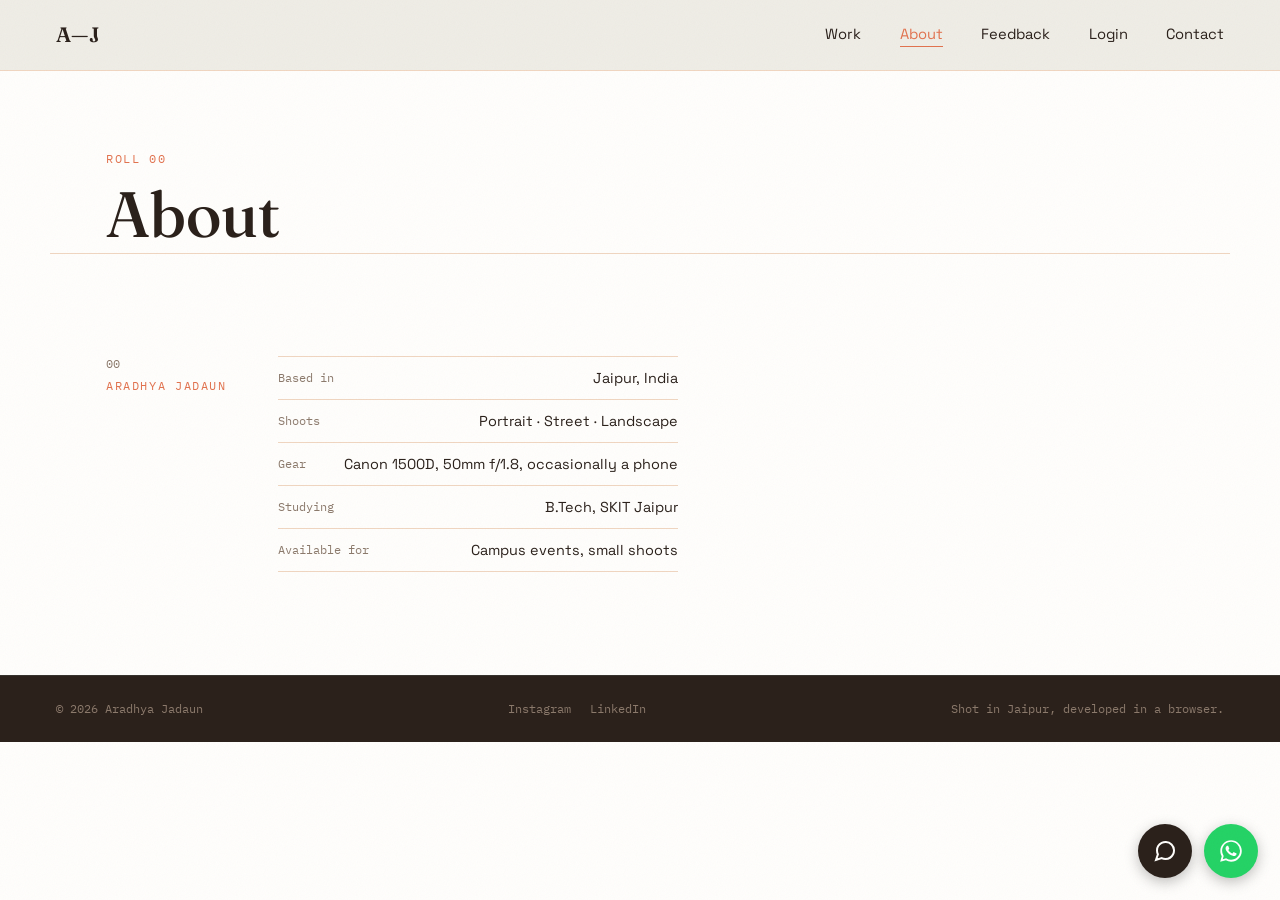
<file: about.html>
<!DOCTYPE html>
<html lang="en">
<head>
<meta charset="UTF-8">
<meta name="viewport" content="width=device-width, initial-scale=1.0">
<title>About — ARADHYA</title>
<meta name="description" content="About Aradhya Jadaun, a Jaipur-based photographer shooting portraits, street, and landscape work.">
<meta property="og:title" content="About — Aradhya Jadaun">
<meta property="og:description" content="About Aradhya Jadaun, a Jaipur-based photographer shooting portraits, street, and landscape work.">
<meta property="og:type" content="website">
<meta name="twitter:card" content="summary">
<link rel="preconnect" href="https://fonts.googleapis.com">
<link href="https://fonts.googleapis.com/css2?family=Fraunces:ital,opsz,wght@0,9..144,300;0,9..144,500;0,9..144,600;1,9..144,400&family=Space+Grotesk:wght@400;500;700&family=IBM+Plex+Mono:wght@400;500&display=swap" rel="stylesheet">
<link rel="stylesheet" href="style.css">
</head>
<body>

<div class="scroll-progress" id="scrollProgress"></div>
<div class="grain"></div>

<header class="nav" id="nav">
  <a href="index.html" class="nav__mark">A—J</a>
  <nav class="nav__links">
    <a href="work.html">Work</a>
    <a href="about.html" class="active-link">About</a>
    <a href="feedback.html">Feedback</a>
    <a href="login.html">Login</a>
    <a href="contact.html">Contact</a>
  </nav>
  <button class="nav__toggle" id="navToggle" aria-label="Toggle menu">
    <span></span><span></span>
  </button>
</header>

<section class="page-head">
  <p class="eyebrow">Roll 00</p>
  <h1 class="page-head__title">About</h1>
</section>

<section class="about" id="about">
  <div class="about__label">
    <span class="frame-no">00</span>
    <p class="eyebrow">Aradhya Jadaun</p>
  </div>
  <div class="about__body">
    <div class="about__meta">
      <div class="meta__row"><span>Based in</span><span>Jaipur, India</span></div>
      <div class="meta__row"><span>Shoots</span><span>Portrait · Street · Landscape</span></div>
      <div class="meta__row"><span>Gear</span><span>Canon 1500D, 50mm f/1.8, occasionally a phone</span></div>
      <div class="meta__row"><span>Studying</span><span>B.Tech, SKIT Jaipur</span></div>
      <div class="meta__row"><span>Available for</span><span>Campus events, small shoots</span></div>
    </div>
  </div>
</section>

<footer class="footer">
  <span>© 2026 Aradhya Jadaun</span>
  <div class="footer__socials">
    <a href="https://instagram.com/yourhandle" target="_blank" rel="noopener">Instagram</a>
    <a href="https://linkedin.com/in/yourhandle" target="_blank" rel="noopener">LinkedIn</a>
  </div>
  <span>Shot in Jaipur, developed in a browser.</span>
</footer>

<a href="https://wa.me/917300084275?text=Hi%20Aradhya%2C%20I%20wanted%20to%20ask%20about%20a%20shoot" target="_blank" rel="noopener" class="whatsapp-btn" aria-label="Chat on WhatsApp">
  <svg viewBox="0 0 24 24" width="26" height="26" fill="currentColor"><path d="M12.04 2C6.58 2 2.13 6.45 2.13 11.91c0 1.75.46 3.45 1.32 4.95L2 22l5.28-1.38a9.9 9.9 0 0 0 4.76 1.21h.01c5.46 0 9.9-4.45 9.9-9.91C21.96 6.45 17.5 2 12.04 2zm0 18.06h-.01a8.2 8.2 0 0 1-4.19-1.15l-.3-.18-3.13.82.84-3.05-.2-.31a8.2 8.2 0 0 1-1.26-4.38c0-4.54 3.7-8.24 8.26-8.24 2.21 0 4.28.86 5.84 2.42a8.19 8.19 0 0 1 2.42 5.83c0 4.54-3.7 8.24-8.27 8.24zm4.52-6.17c-.25-.12-1.47-.72-1.69-.81-.23-.08-.39-.12-.56.13-.17.25-.64.81-.78.97-.14.17-.29.19-.54.06-.25-.12-1.04-.38-1.99-1.22-.73-.66-1.23-1.46-1.37-1.71-.14-.25-.02-.38.11-.51.11-.11.25-.29.37-.43.12-.14.16-.25.25-.41.08-.17.04-.31-.02-.44-.06-.12-.56-1.36-.77-1.86-.2-.48-.41-.42-.56-.42-.14-.01-.31-.01-.48-.01s-.44.06-.67.31c-.23.25-.87.85-.87 2.08 0 1.22.89 2.41 1.02 2.57.12.17 1.75 2.67 4.24 3.75.59.26 1.06.41 1.42.52.6.19 1.14.16 1.57.1.48-.07 1.47-.6 1.68-1.18.21-.58.21-1.07.14-1.18-.06-.1-.23-.16-.48-.29z"/></svg>
</a>

<!-- ===== CHAT ASSISTANT ===== -->
<button class="chat-toggle" id="chatToggle" aria-label="Open chat with Leo">
  <svg viewBox="0 0 24 24" width="24" height="24" fill="none" stroke="currentColor" stroke-width="2"><path d="M21 11.5a8.38 8.38 0 0 1-.9 3.8 8.5 8.5 0 0 1-7.6 4.7 8.38 8.38 0 0 1-3.8-.9L3 21l1.9-5.7a8.38 8.38 0 0 1-.9-3.8 8.5 8.5 0 0 1 4.7-7.6 8.38 8.38 0 0 1 3.8-.9h.5a8.48 8.48 0 0 1 8 8v.5z"/></svg>
</button>

<div class="chat-panel" id="chatPanel">
  <div class="chat-panel__head">
    <div>
      <p class="chat-panel__title">Leo</p>
      <p class="chat-panel__sub">Usually replies instantly</p>
    </div>
    <button class="chat-panel__close" id="chatClose" aria-label="Close chat">&times;</button>
  </div>
  <div class="chat-panel__messages" id="chatMessages">
    <div class="chat-msg chat-msg--bot">Hi, I'm Leo — I can answer common questions about Aradhya's photography work: pricing, availability, gear, location, and booking. What would you like to know?</div>
  </div>
  <div class="chat-panel__quick" id="chatQuick">
    <button data-q="pricing">Pricing</button>
    <button data-q="availability">Availability</button>
    <button data-q="gear">Gear used</button>
    <button data-q="location">Location</button>
  </div>
  <form class="chat-panel__input" id="chatForm">
    <input type="text" id="chatInput" placeholder="Ask a question…" autocomplete="off">
    <button type="submit" aria-label="Send">&rarr;</button>
  </form>
</div>

<script src="script.js"></script>
</body>
</html>
</file>
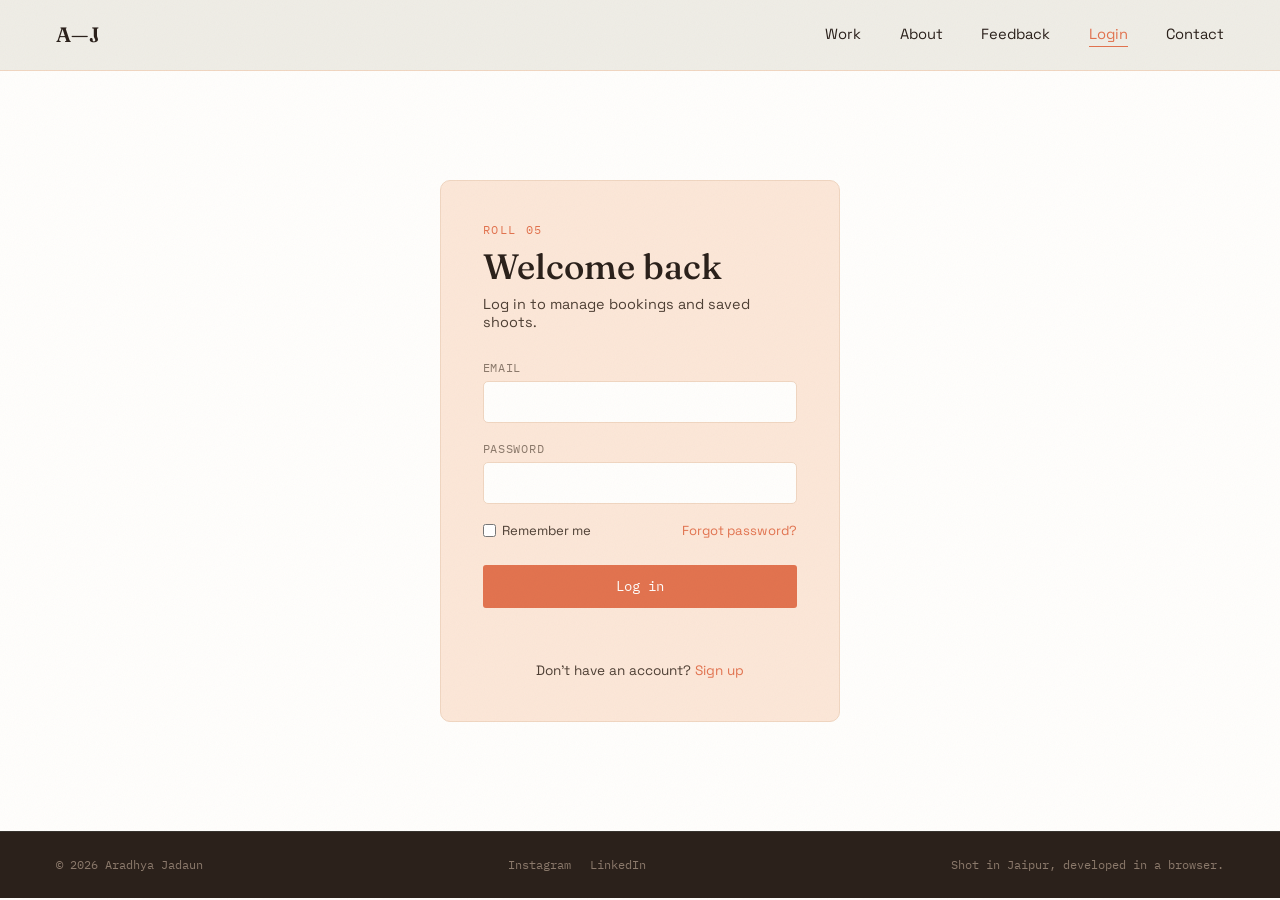
<file: code.html>
<!DOCTYPE html>
<html lang="en">
<head>
<meta charset="UTF-8">
<meta name="viewport" content="width=device-width, initial-scale=1.0">
<title>Login — ARADHYA</title>
<meta name="description" content="Login page for Aradhya Jadaun's photography portfolio.">
<link rel="preconnect" href="https://fonts.googleapis.com">
<link href="https://fonts.googleapis.com/css2?family=Fraunces:ital,opsz,wght@0,9..144,300;0,9..144,500;0,9..144,600;1,9..144,400&family=Space+Grotesk:wght@400;500;700&family=IBM+Plex+Mono:wght@400;500&display=swap" rel="stylesheet">
<link rel="stylesheet" href="style.css">
</head>
<body>

<div class="grain"></div>

<header class="nav" id="nav">
  <a href="index.html" class="nav__mark">A—J</a>
  <nav class="nav__links">
    <a href="work.html">Work</a>
    <a href="about.html">About</a>
    <a href="feedback.html">Feedback</a>
    <a href="login.html" class="active-link">Login</a>
    <a href="contact.html">Contact</a>
  </nav>
  <button class="nav__toggle" id="navToggle" aria-label="Toggle menu">
    <span></span><span></span>
  </button>
</header>

<!-- ===== LOGIN ===== -->
<section class="auth">
  <div class="auth__card">
    <p class="eyebrow">Roll 05</p>
    <h1 class="auth__title">Welcome back</h1>
    <p class="auth__sub">Log in to manage bookings and saved shoots.</p>

    <form class="auth__form" id="loginForm">
      <div class="field">
        <label for="loginEmail">Email</label>
        <input type="email" id="loginEmail" name="loginEmail" required autocomplete="email">
      </div>
      <div class="field">
        <label for="loginPassword">Password</label>
        <input type="password" id="loginPassword" name="loginPassword" required autocomplete="current-password">
      </div>

      <div class="auth__row">
        <label class="auth__remember">
          <input type="checkbox" id="rememberMe">
          <span>Remember me</span>
        </label>
        <a href="#" class="auth__link">Forgot password?</a>
      </div>

      <button type="submit" class="submit-btn submit-btn--full">Log in</button>
      <p class="form-status" id="loginStatus"></p>
    </form>

    <p class="auth__switch">Don't have an account? <a href="#" class="auth__link">Sign up</a></p>
  </div>
</section>

<footer class="footer">
  <span>© 2026 Aradhya Jadaun</span>
  <div class="footer__socials">
    <a href="https://instagram.com/yourhandle" target="_blank" rel="noopener">Instagram</a>
    <a href="https://linkedin.com/in/yourhandle" target="_blank" rel="noopener">LinkedIn</a>
  </div>
  <span>Shot in Jaipur, developed in a browser.</span>
</footer>

<script src="script.js"></script>
</body>
</html>
</file>
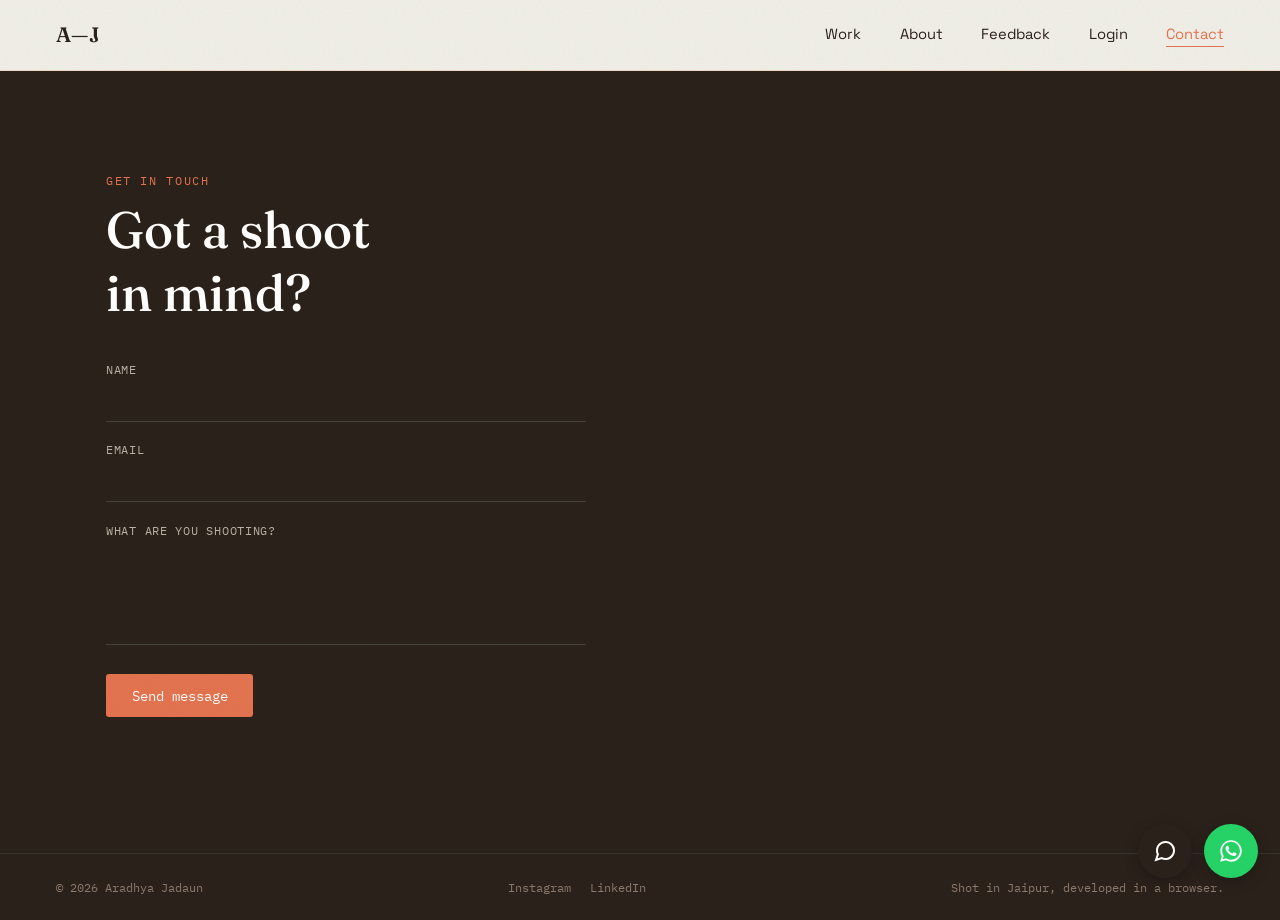
<file: contact.html>
<!DOCTYPE html>
<html lang="en">
<head>
<meta charset="UTF-8">
<meta name="viewport" content="width=device-width, initial-scale=1.0">
<title>Contact — ARADHYA</title>
<meta name="description" content="Get in touch with Aradhya Jadaun for shoots and collaborations.">
<meta property="og:title" content="Contact — Aradhya Jadaun">
<meta property="og:description" content="Get in touch with Aradhya Jadaun for shoots and collaborations.">
<meta property="og:type" content="website">
<meta name="twitter:card" content="summary">
<link rel="preconnect" href="https://fonts.googleapis.com">
<link href="https://fonts.googleapis.com/css2?family=Fraunces:ital,opsz,wght@0,9..144,300;0,9..144,500;0,9..144,600;1,9..144,400&family=Space+Grotesk:wght@400;500;700&family=IBM+Plex+Mono:wght@400;500&display=swap" rel="stylesheet">
<link rel="stylesheet" href="style.css">
</head>
<body>

<div class="scroll-progress" id="scrollProgress"></div>
<div class="grain"></div>

<header class="nav" id="nav">
  <a href="index.html" class="nav__mark">A—J</a>
  <nav class="nav__links">
    <a href="work.html">Work</a>
    <a href="about.html">About</a>
    <a href="feedback.html">Feedback</a>
    <a href="login.html">Login</a>
    <a href="contact.html" class="active-link">Contact</a>
  </nav>
  <button class="nav__toggle" id="navToggle" aria-label="Toggle menu">
    <span></span><span></span>
  </button>
</header>

<section class="contact contact--page" id="contact">
  <div class="contact__inner">
    <p class="eyebrow">Get in touch</p>
    <h2 class="contact__title">Got a shoot<br>in mind?</h2>
    <form class="contact__form" id="contactForm">
      <div class="field">
        <label for="name">Name</label>
        <input type="text" id="name" name="name" required>
      </div>
      <div class="field">
        <label for="email">Email</label>
        <input type="email" id="email" name="email" required>
      </div>
      <div class="field">
        <label for="message">What are you shooting?</label>
        <textarea id="message" name="message" rows="4" required></textarea>
      </div>
      <button type="submit" class="submit-btn">Send message</button>
      <p class="form-status" id="formStatus"></p>
    </form>
  </div>
</section>

<footer class="footer footer--dark">
  <span>© 2026 Aradhya Jadaun</span>
  <div class="footer__socials">
    <a href="https://instagram.com/yourhandle" target="_blank" rel="noopener">Instagram</a>
    <a href="https://linkedin.com/in/yourhandle" target="_blank" rel="noopener">LinkedIn</a>
  </div>
  <span>Shot in Jaipur, developed in a browser.</span>
</footer>

<a href="https://wa.me/917300084275?text=Hi%20Aradhya%2C%20I%20wanted%20to%20ask%20about%20a%20shoot" target="_blank" rel="noopener" class="whatsapp-btn" aria-label="Chat on WhatsApp">
  <svg viewBox="0 0 24 24" width="26" height="26" fill="currentColor"><path d="M12.04 2C6.58 2 2.13 6.45 2.13 11.91c0 1.75.46 3.45 1.32 4.95L2 22l5.28-1.38a9.9 9.9 0 0 0 4.76 1.21h.01c5.46 0 9.9-4.45 9.9-9.91C21.96 6.45 17.5 2 12.04 2zm0 18.06h-.01a8.2 8.2 0 0 1-4.19-1.15l-.3-.18-3.13.82.84-3.05-.2-.31a8.2 8.2 0 0 1-1.26-4.38c0-4.54 3.7-8.24 8.26-8.24 2.21 0 4.28.86 5.84 2.42a8.19 8.19 0 0 1 2.42 5.83c0 4.54-3.7 8.24-8.27 8.24zm4.52-6.17c-.25-.12-1.47-.72-1.69-.81-.23-.08-.39-.12-.56.13-.17.25-.64.81-.78.97-.14.17-.29.19-.54.06-.25-.12-1.04-.38-1.99-1.22-.73-.66-1.23-1.46-1.37-1.71-.14-.25-.02-.38.11-.51.11-.11.25-.29.37-.43.12-.14.16-.25.25-.41.08-.17.04-.31-.02-.44-.06-.12-.56-1.36-.77-1.86-.2-.48-.41-.42-.56-.42-.14-.01-.31-.01-.48-.01s-.44.06-.67.31c-.23.25-.87.85-.87 2.08 0 1.22.89 2.41 1.02 2.57.12.17 1.75 2.67 4.24 3.75.59.26 1.06.41 1.42.52.6.19 1.14.16 1.57.1.48-.07 1.47-.6 1.68-1.18.21-.58.21-1.07.14-1.18-.06-.1-.23-.16-.48-.29z"/></svg>
</a>

<!-- ===== CHAT ASSISTANT ===== -->
<button class="chat-toggle" id="chatToggle" aria-label="Open chat with Leo">
  <svg viewBox="0 0 24 24" width="24" height="24" fill="none" stroke="currentColor" stroke-width="2"><path d="M21 11.5a8.38 8.38 0 0 1-.9 3.8 8.5 8.5 0 0 1-7.6 4.7 8.38 8.38 0 0 1-3.8-.9L3 21l1.9-5.7a8.38 8.38 0 0 1-.9-3.8 8.5 8.5 0 0 1 4.7-7.6 8.38 8.38 0 0 1 3.8-.9h.5a8.48 8.48 0 0 1 8 8v.5z"/></svg>
</button>

<div class="chat-panel" id="chatPanel">
  <div class="chat-panel__head">
    <div>
      <p class="chat-panel__title">Leo</p>
      <p class="chat-panel__sub">Usually replies instantly</p>
    </div>
    <button class="chat-panel__close" id="chatClose" aria-label="Close chat">&times;</button>
  </div>
  <div class="chat-panel__messages" id="chatMessages">
    <div class="chat-msg chat-msg--bot">Hi, I'm Leo — I can answer common questions about Aradhya's photography work: pricing, availability, gear, location, and booking. What would you like to know?</div>
  </div>
  <div class="chat-panel__quick" id="chatQuick">
    <button data-q="pricing">Pricing</button>
    <button data-q="availability">Availability</button>
    <button data-q="gear">Gear used</button>
    <button data-q="location">Location</button>
  </div>
  <form class="chat-panel__input" id="chatForm">
    <input type="text" id="chatInput" placeholder="Ask a question…" autocomplete="off">
    <button type="submit" aria-label="Send">&rarr;</button>
  </form>
</div>

<script src="script.js"></script>
</body>
</html>
</file>
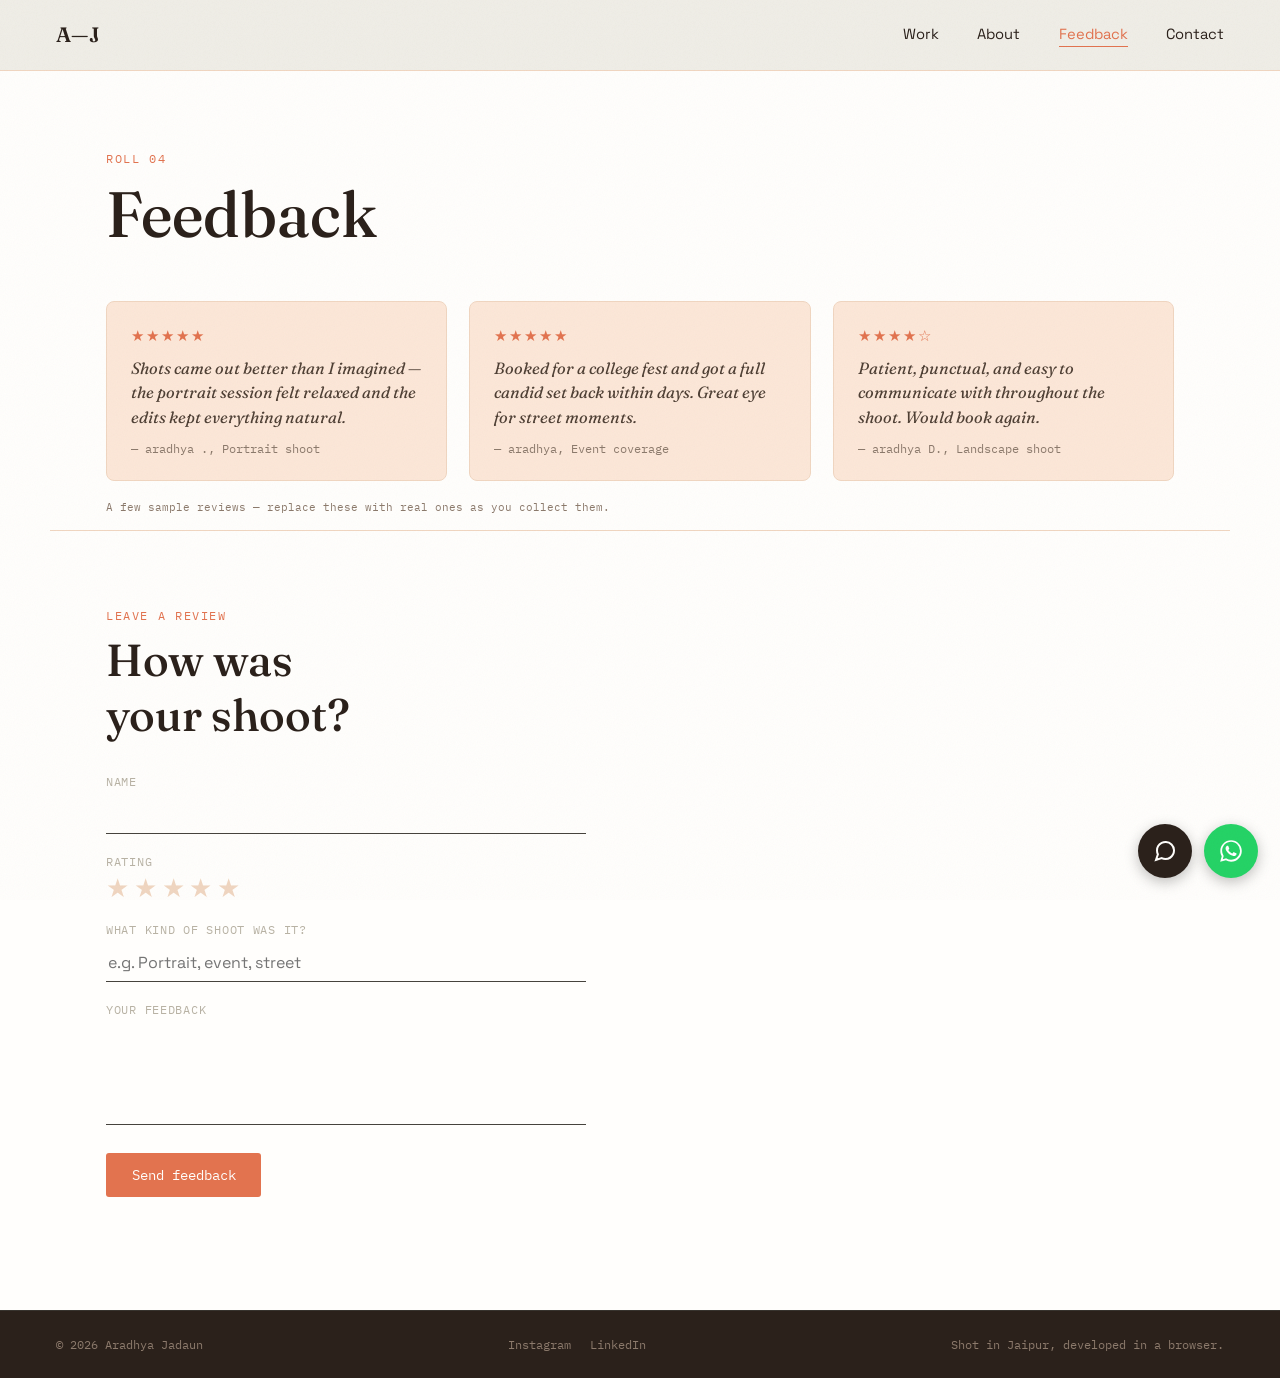
<file: feedback.html>
<!DOCTYPE html>
<html lang="en">
<head>
<meta charset="UTF-8">
<meta name="viewport" content="width=device-width, initial-scale=1.0">
<title>Feedback — ARADHYA</title>
<meta name="description" content="Share feedback on a shoot with Aradhya Jadaun, or read what past clients have said.">
<meta property="og:title" content="Feedback — Aradhya Jadaun">
<meta property="og:description" content="Share feedback on a shoot with Aradhya Jadaun, or read what past clients have said.">
<meta property="og:type" content="website">
<meta name="twitter:card" content="summary">
<link rel="preconnect" href="https://fonts.googleapis.com">
<link href="https://fonts.googleapis.com/css2?family=Fraunces:ital,opsz,wght@0,9..144,300;0,9..144,500;0,9..144,600;1,9..144,400&family=Space+Grotesk:wght@400;500;700&family=IBM+Plex+Mono:wght@400;500&display=swap" rel="stylesheet">
<link rel="stylesheet" href="style.css">
</head>
<body>

<div class="scroll-progress" id="scrollProgress"></div>
<div class="grain"></div>

<header class="nav" id="nav">
  <a href="index.html" class="nav__mark">A—J</a>
  <nav class="nav__links">
    <a href="work.html">Work</a>
    <a href="about.html">About</a>
    <a href="feedback.html" class="active-link">Feedback</a>
    <a href="contact.html">Contact</a>
  </nav>
  <button class="nav__toggle" id="navToggle" aria-label="Toggle menu">
    <span></span><span></span>
  </button>
</header>

<section class="page-head">
  <p class="eyebrow">Roll 04</p>
  <h1 class="page-head__title">Feedback</h1>
</section>

<!-- ===== TESTIMONIALS ===== -->
<section class="testimonials">
  <div class="testimonials__grid">
    <blockquote class="testimonial">
      <div class="testimonial__stars">★★★★★</div>
      <p class="testimonial__quote">Shots came out better than I imagined — the portrait session felt relaxed and the edits kept everything natural.</p>
      <footer class="testimonial__by">— aradhya ., Portrait shoot</footer>
    </blockquote>

    <blockquote class="testimonial">
      <div class="testimonial__stars">★★★★★</div>
      <p class="testimonial__quote">Booked for a college fest and got a full candid set back within days. Great eye for street moments.</p>
      <footer class="testimonial__by">— aradhya, Event coverage</footer>
    </blockquote>

    <blockquote class="testimonial">
      <div class="testimonial__stars">★★★★☆</div>
      <p class="testimonial__quote">Patient, punctual, and easy to communicate with throughout the shoot. Would book again.</p>
      <footer class="testimonial__by">— aradhya D., Landscape shoot</footer>
    </blockquote>
  </div>
  <p class="testimonials__note">A few sample reviews — replace these with real ones as you collect them.</p>
</section>

<!-- ===== FEEDBACK FORM ===== -->
<section class="feedback">
  <div class="feedback__inner">
    <p class="eyebrow">Leave a review</p>
    <h2 class="feedback__title">How was<br>your shoot?</h2>

    <form class="feedback__form" id="feedbackForm">
      <div class="field">
        <label for="fbName">Name</label>
        <input type="text" id="fbName" name="fbName" required>
      </div>

      <div class="field">
        <label>Rating</label>
        <div class="star-rating" id="starRating">
          <button type="button" class="star" data-value="1" aria-label="1 star">★</button>
          <button type="button" class="star" data-value="2" aria-label="2 stars">★</button>
          <button type="button" class="star" data-value="3" aria-label="3 stars">★</button>
          <button type="button" class="star" data-value="4" aria-label="4 stars">★</button>
          <button type="button" class="star" data-value="5" aria-label="5 stars">★</button>
          <input type="hidden" id="fbRating" name="fbRating" value="0">
        </div>
      </div>

      <div class="field">
        <label for="fbShoot">What kind of shoot was it?</label>
        <input type="text" id="fbShoot" name="fbShoot" placeholder="e.g. Portrait, event, street">
      </div>

      <div class="field">
        <label for="fbMessage">Your feedback</label>
        <textarea id="fbMessage" name="fbMessage" rows="4" required></textarea>
      </div>

      <button type="submit" class="submit-btn">Send feedback</button>
      <p class="form-status" id="feedbackStatus"></p>
    </form>
  </div>
</section>

<footer class="footer">
  <span>© 2026 Aradhya Jadaun</span>
  <div class="footer__socials">
    <a href="https://instagram.com/yourhandle" target="_blank" rel="noopener">Instagram</a>
    <a href="https://linkedin.com/in/yourhandle" target="_blank" rel="noopener">LinkedIn</a>
  </div>
  <span>Shot in Jaipur, developed in a browser.</span>
</footer>

<a href="https://wa.me/917300084275?text=Hi%20Aradhya%2C%20I%20wanted%20to%20ask%20about%20a%20shoot" target="_blank" rel="noopener" class="whatsapp-btn" aria-label="Chat on WhatsApp">
  <svg viewBox="0 0 24 24" width="26" height="26" fill="currentColor"><path d="M12.04 2C6.58 2 2.13 6.45 2.13 11.91c0 1.75.46 3.45 1.32 4.95L2 22l5.28-1.38a9.9 9.9 0 0 0 4.76 1.21h.01c5.46 0 9.9-4.45 9.9-9.91C21.96 6.45 17.5 2 12.04 2zm0 18.06h-.01a8.2 8.2 0 0 1-4.19-1.15l-.3-.18-3.13.82.84-3.05-.2-.31a8.2 8.2 0 0 1-1.26-4.38c0-4.54 3.7-8.24 8.26-8.24 2.21 0 4.28.86 5.84 2.42a8.19 8.19 0 0 1 2.42 5.83c0 4.54-3.7 8.24-8.27 8.24zm4.52-6.17c-.25-.12-1.47-.72-1.69-.81-.23-.08-.39-.12-.56.13-.17.25-.64.81-.78.97-.14.17-.29.19-.54.06-.25-.12-1.04-.38-1.99-1.22-.73-.66-1.23-1.46-1.37-1.71-.14-.25-.02-.38.11-.51.11-.11.25-.29.37-.43.12-.14.16-.25.25-.41.08-.17.04-.31-.02-.44-.06-.12-.56-1.36-.77-1.86-.2-.48-.41-.42-.56-.42-.14-.01-.31-.01-.48-.01s-.44.06-.67.31c-.23.25-.87.85-.87 2.08 0 1.22.89 2.41 1.02 2.57.12.17 1.75 2.67 4.24 3.75.59.26 1.06.41 1.42.52.6.19 1.14.16 1.57.1.48-.07 1.47-.6 1.68-1.18.21-.58.21-1.07.14-1.18-.06-.1-.23-.16-.48-.29z"/></svg>
</a>

<!-- ===== CHAT ASSISTANT ===== -->
<button class="chat-toggle" id="chatToggle" aria-label="Open chat with Leo">
  <svg viewBox="0 0 24 24" width="24" height="24" fill="none" stroke="currentColor" stroke-width="2"><path d="M21 11.5a8.38 8.38 0 0 1-.9 3.8 8.5 8.5 0 0 1-7.6 4.7 8.38 8.38 0 0 1-3.8-.9L3 21l1.9-5.7a8.38 8.38 0 0 1-.9-3.8 8.5 8.5 0 0 1 4.7-7.6 8.38 8.38 0 0 1 3.8-.9h.5a8.48 8.48 0 0 1 8 8v.5z"/></svg>
</button>

<div class="chat-panel" id="chatPanel">
  <div class="chat-panel__head">
    <div>
      <p class="chat-panel__title">Leo</p>
      <p class="chat-panel__sub">Usually replies instantly</p>
    </div>
    <button class="chat-panel__close" id="chatClose" aria-label="Close chat">&times;</button>
  </div>
  <div class="chat-panel__messages" id="chatMessages">
    <div class="chat-msg chat-msg--bot">Hi, I'm Leo — I can answer common questions about Aradhya's photography work: pricing, availability, gear, location, and booking. What would you like to know?</div>
  </div>
  <div class="chat-panel__quick" id="chatQuick">
    <button data-q="pricing">Pricing</button>
    <button data-q="availability">Availability</button>
    <button data-q="gear">Gear used</button>
    <button data-q="location">Location</button>
  </div>
  <form class="chat-panel__input" id="chatForm">
    <input type="text" id="chatInput" placeholder="Ask a question…" autocomplete="off">
    <button type="submit" aria-label="Send">&rarr;</button>
  </form>
</div>

<script src="script.js"></script>
</body>
</html>
</file>
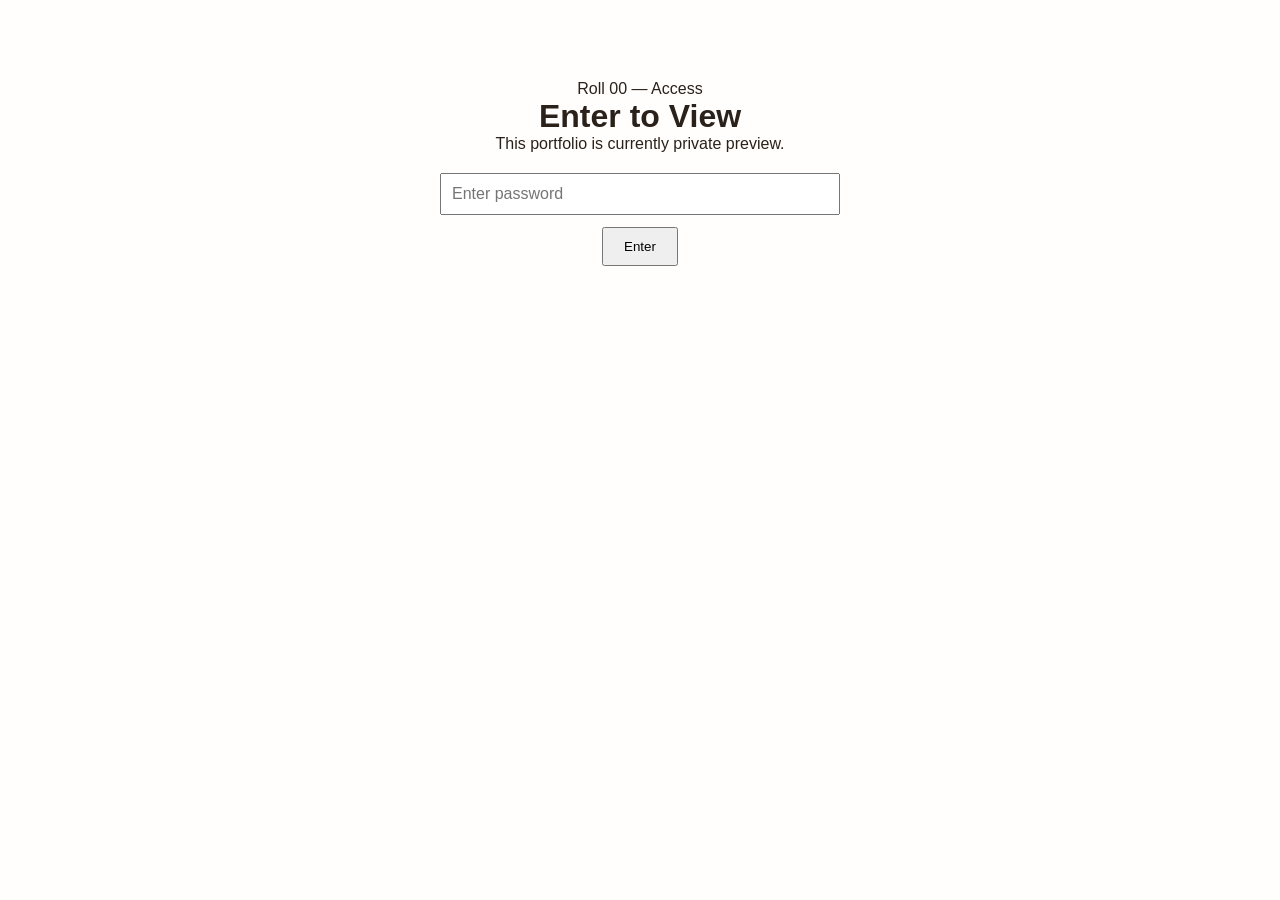
<file: Login.html>
<!DOCTYPE html>
<html lang="en">
<head>
<meta charset="UTF-8">
<meta name="viewport" content="width=device-width, initial-scale=1.0">
<title>Login — ARADHYA Photography</title>
<link rel="stylesheet" href="style.css">
</head>
<body>

<main class="page-content" style="text-align:center; max-width:400px; margin:80px auto;">
  <p class="roll-label">Roll 00 — Access</p>
  <h1>Enter to View</h1>
  <p style="margin-bottom:20px;">This portfolio is currently private preview.</p>

  <input type="password" id="passInput" placeholder="Enter password"
    style="padding:10px; width:100%; margin-bottom:12px; font-size:16px;">
  <button onclick="checkPassword()" style="padding:10px 20px; cursor:pointer;">Enter</button>
  <p id="errorMsg" style="color:red; margin-top:10px; display:none;">Wrong password, try again.</p>
</main>

<script>
function checkPassword() {
  const correctPassword = "aradhya2026"; // ← ye password ba
</file>
<file: style.css>
/* =========================================================
   TOKENS — "Contact Sheet" design system
   Peach & white palette: crisp white base, warm peach panels
   and accent — a lighter, softer take than the darkroom
   original.
   ========================================================= */
:root {
  --paper:      #FFFEFC;
  --paper-2:    #FCE7D8;
  --ink:        #2B211B;
  --ink-soft:   #4E3F34;
  --ash:        #8C7A6C;
  --frame-line: #F0D6C1;
  --peach:  #E2734F;
  --peach-dim: #C25B3A;

  --font-display: 'Fraunces', serif;
  --font-ui:      'Space Grotesk', sans-serif;
  --font-mono:    'IBM Plex Mono', monospace;

  --max: 1180px;
}

* { margin: 0; padding: 0; box-sizing: border-box; }

html { scroll-behavior: smooth; }

body {
  background: var(--paper);
  color: var(--ink);
  font-family: var(--font-ui);
  overflow-x: hidden;
  position: relative;
}

@media (prefers-reduced-motion: reduce) {
  html { scroll-behavior: auto; }
  * { animation-duration: 0.01ms !important; transition-duration: 0.01ms !important; }
}

a { color: inherit; text-decoration: none; }

/* film grain texture overlay */

/* =========================================================
   SCROLL PROGRESS — thin filmstrip-style bar tracking scroll
   ========================================================= */
.scroll-progress {
  position: fixed; top: 0; left: 0; height: 3px;
  width: 0%; z-index: 1000;
  background: var(--peach);
  transition: width 0.1s linear;
}

/* =========================================================
   PAGE LOAD — subtle "developing" fade-in, pure CSS so it
   always plays even if JS is slow to attach.
   ========================================================= */
body {
  animation: developIn 0.7s ease forwards;
}
@keyframes developIn {
  from { opacity: 0; }
  to   { opacity: 1; }
}

.grain {
  position: fixed; inset: 0; pointer-events: none; z-index: 999;
  opacity: 0.045; mix-blend-mode: multiply;
  background-image: url("data:image/svg+xml,%3Csvg xmlns='http://www.w3.org/2000/svg' width='120' height='120'%3E%3Cfilter id='n'%3E%3CfeTurbulence type='fractalNoise' baseFrequency='0.9' numOctaves='2' stitchTiles='stitch'/%3E%3C/filter%3E%3Crect width='100%25' height='100%25' filter='url(%23n)'/%3E%3C/svg%3E");
}

.eyebrow {
  font-family: var(--font-mono);
  font-size: 0.72rem;
  letter-spacing: 0.14em;
  text-transform: uppercase;
  color: var(--peach);
}

.frame-no {
  font-family: var(--font-mono);
  font-size: 0.72rem;
  color: var(--ash);
}

/* =========================================================
   NAV
   ========================================================= */
.nav {
  position: sticky; top: 0; z-index: 100;
  display: flex; align-items: center; justify-content: space-between;
  padding: 1.4rem clamp(1.2rem, 5vw, 3.5rem);
  background: rgba(237, 234, 226, 0.86);
  backdrop-filter: blur(8px);
  border-bottom: 1px solid var(--frame-line);
}

.nav__mark {
  font-family: var(--font-display);
  font-weight: 600;
  font-size: 1.3rem;
  letter-spacing: 0.02em;
  display: flex;
  align-items: center;
}

.nav__links { display: flex; gap: 2.4rem; font-size: 0.92rem; }
.nav__links a { position: relative; padding-bottom: 2px; }
.nav__links a::after {
  content: ""; position: absolute; left: 0; bottom: -2px;
  width: 0; height: 1px; background: var(--peach);
  transition: width 0.25s ease;
}
.nav__links a:hover::after { width: 100%; }
.nav__links a.active-link { color: var(--peach); }
.nav__links a.active-link::after { width: 100%; }

/* =========================================================
   PAGE HEAD — small heading strip used on inner pages
   ========================================================= */
.page-head {
  max-width: var(--max);
  margin: 0 auto;
  padding: clamp(3rem, 7vw, 5rem) clamp(1.2rem, 5vw, 3.5rem) 0;
}
.page-head__title {
  font-family: var(--font-display);
  font-weight: 500;
  font-size: clamp(2.4rem, 6vw, 4rem);
  margin-top: 0.5rem;
}

/* =========================================================
   TEASER CARDS — homepage links out to the other pages
   ========================================================= */
.teaser {
  max-width: var(--max);
  margin: 0 auto;
  padding: clamp(3rem, 7vw, 5rem) clamp(1.2rem, 5vw, 3.5rem) 5rem;
}
.teaser__grid {
  display: grid;
  grid-template-columns: repeat(3, 1fr);
  gap: 1px;
  background: var(--frame-line);
  border: 1px solid var(--frame-line);
}
.teaser__card {
  background: var(--paper);
  padding: 2.2rem 1.8rem;
  display: flex; flex-direction: column; gap: 0.5rem;
  transition: background 0.2s ease;
}
.teaser__card:hover { background: var(--paper-2); }
.teaser__card h3 {
  font-family: var(--font-display);
  font-weight: 500;
  font-size: 1.4rem;
  margin-top: 0.6rem;
}
.teaser__card p {
  font-size: 0.88rem;
  color: var(--ink-soft);
  line-height: 1.5;
}
@media (max-width: 700px) {
  .teaser__grid { grid-template-columns: 1fr; }
}

.nav__toggle { display: none; flex-direction: column; gap: 5px; background: none; border: none; cursor: pointer; }
.nav__toggle span { width: 22px; height: 1.5px; background: var(--ink); }

/* =========================================================
   HERO + FILMSTRIP
   ========================================================= */
.hero {
  padding: clamp(3rem, 8vw, 6rem) clamp(1.2rem, 5vw, 3.5rem) 2rem;
  max-width: var(--max);
  margin: 0 auto;
}

.hero__title {
  font-family: var(--font-display);
  font-weight: 500;
  font-size: clamp(2.6rem, 7vw, 5rem);
  line-height: 1.02;
  margin: 0.8rem 0 1.4rem;
  max-width: 12ch;
}

.hero__sub {
  max-width: 46ch;
  color: var(--ink-soft);
  font-size: 1.02rem;
  line-height: 1.6;
  margin-bottom: 1.8rem;
}

.hero__cta {
  font-family: var(--font-mono);
  font-size: 0.85rem;
  border-bottom: 1px solid var(--ink);
  padding-bottom: 3px;
  transition: color 0.2s ease, border-color 0.2s ease;
}
.hero__cta:hover { color: var(--peach); border-color: var(--peach); }

/* the filmstrip: a horizontally auto-scrolling reel of frames,
   sprocket holes top & bottom, signature element of the page */
.filmstrip {
  margin-top: 3.2rem;
  background: var(--ink);
  border-radius: 6px;
  padding: 14px 0;
  overflow: hidden;
  position: relative;
}
.filmstrip::before, .filmstrip::after {
  content: "";
  position: absolute; left: 0; right: 0; height: 14px;
  background-image: radial-gradient(circle, var(--paper) 3px, transparent 3.2px);
  background-size: 28px 14px;
  background-position: 6px center;
}
.filmstrip::before { top: 0; }
.filmstrip::after { bottom: 0; }

.filmstrip__track {
  display: flex;
  gap: 10px;
  padding: 0 10px;
  width: max-content;
  animation: scrollFilm 34s linear infinite;
}
.filmstrip:hover .filmstrip__track { animation-play-state: paused; }

.filmstrip__frame {
  width: 150px; height: 190px;
  flex-shrink: 0;
  border: 1px solid #46433d;
  overflow: hidden;
  position: relative;
}
.filmstrip__frame img { width: 100%; height: 100%; object-fit: cover; filter: grayscale(0.35) contrast(1.05); }
.filmstrip__frame span {
  position: absolute; bottom: 4px; left: 6px;
  font-family: var(--font-mono); font-size: 0.62rem; color: var(--paper);
  opacity: 0.75;
}

@keyframes scrollFilm {
  from { transform: translateX(0); }
  to   { transform: translateX(-50%); }
}

/* =========================================================
   ABOUT
   ========================================================= */
.about {
  max-width: var(--max);
  margin: 0 auto;
  padding: clamp(4rem, 8vw, 7rem) clamp(1.2rem, 5vw, 3.5rem);
  display: grid;
  grid-template-columns: 140px 1fr;
  gap: 2rem;
  border-top: 1px solid var(--frame-line);
}

.about__label { display: flex; flex-direction: column; gap: 0.4rem; }

.about__lead {
  font-family: var(--font-display);
  font-style: italic;
  font-size: clamp(1.3rem, 2.4vw, 1.7rem);
  line-height: 1.45;
  max-width: 34ch;
  margin-bottom: 2.2rem;
  color: var(--ink-soft);
}

.about__meta { max-width: 40ch; }
.meta__row {
  display: flex; justify-content: space-between; gap: 1rem;
  padding: 0.75rem 0;
  border-top: 1px solid var(--frame-line);
  font-size: 0.9rem;
}
.meta__row span:first-child { color: var(--ash); font-family: var(--font-mono); font-size: 0.78rem; }
.meta__row:last-child { border-bottom: 1px solid var(--frame-line); }

/* =========================================================
   WORK / CONTACT SHEET
   ========================================================= */
.work {
  max-width: var(--max);
  margin: 0 auto;
  padding: clamp(3rem, 6vw, 5rem) clamp(1.2rem, 5vw, 3.5rem) 5rem;
}

.work__head {
  display: flex; justify-content: space-between; align-items: flex-end;
  flex-wrap: wrap; gap: 1.4rem;
  margin-bottom: 2.4rem;
}

.work__title {
  font-family: var(--font-display);
  font-weight: 500;
  font-size: clamp(1.8rem, 3.6vw, 2.6rem);
  margin-top: 0.3rem;
}

.filters { display: flex; gap: 0.5rem; }
.filter {
  font-family: var(--font-mono);
  font-size: 0.78rem;
  background: transparent;
  border: 1px solid var(--frame-line);
  border-radius: 20px;
  padding: 0.4rem 0.9rem;
  cursor: pointer;
  color: var(--ink-soft);
  transition: all 0.2s ease;
}
.filter:hover { border-color: var(--ink); }
.filter.active { background: var(--ink); color: var(--paper); border-color: var(--ink); }

.sheet {
  display: grid;
  grid-template-columns: repeat(3, 1fr);
  gap: 1.6rem;
}

.frame {
  position: relative;
  cursor: pointer;
  opacity: 0;
  transform: translateY(18px);
  transition: opacity 0.6s ease, transform 0.6s ease;
}
.frame.in-view { opacity: 1; transform: translateY(0); }
.frame.hide { display: none; }
.frame--wide { grid-column: span 2; }

.frame__id {
  position: absolute; top: 8px; left: 8px; z-index: 2;
  font-family: var(--font-mono); font-size: 0.68rem;
  color: var(--paper); background: rgba(27,25,23,0.55);
  padding: 2px 6px; border-radius: 2px;
}

.frame__img {
  aspect-ratio: 4 / 5;
  overflow: hidden;
  background: var(--paper-2);
  border: 1px solid var(--frame-line);
}
.frame--wide .frame__img { aspect-ratio: 16 / 10; }

.frame__img img {
  width: 100%; height: 100%; object-fit: cover; display: block;
  filter: grayscale(0.08) contrast(1.03);
  transition: transform 0.5s ease, filter 0.4s ease;
}
.frame:hover .frame__img img { transform: scale(1.045); filter: grayscale(0) contrast(1.06); }

.frame__exif {
  font-family: var(--font-mono);
  font-size: 0.68rem;
  color: var(--ash);
  letter-spacing: 0.01em;
  padding-top: 0.5rem;
}

@media (max-width: 860px) {
  .sheet { grid-template-columns: repeat(2, 1fr); }
  .frame--wide { grid-column: span 2; }
}
@media (max-width: 540px) {
  .sheet { grid-template-columns: 1fr; }
  .frame--wide { grid-column: span 1; }
}

/* =========================================================
   LIGHTBOX
   ========================================================= */
.lightbox {
  position: fixed; inset: 0; z-index: 200;
  background: rgba(15,14,13,0.94);
  display: flex; flex-direction: column; align-items: center; justify-content: center;
  gap: 1rem; padding: 2rem;
  opacity: 0; pointer-events: none;
  transition: opacity 0.25s ease;
}
.lightbox.open { opacity: 1; pointer-events: all; }
.lightbox img { max-width: min(88vw, 900px); max-height: 76vh; object-fit: contain; }
.lightbox__caption { font-family: var(--font-mono); font-size: 0.8rem; color: var(--paper); opacity: 0.75; }
.lightbox__close {
  position: absolute; top: 1.4rem; right: 1.6rem;
  background: none; border: none; color: var(--paper);
  font-size: 2rem; cursor: pointer; line-height: 1;
}

/* =========================================================
   CONTACT
   ========================================================= */
.contact { background: var(--ink); color: var(--paper); }
.contact__inner {
  max-width: var(--max); margin: 0 auto;
  padding: clamp(4rem, 8vw, 7rem) clamp(1.2rem, 5vw, 3.5rem);
}
.contact .eyebrow { color: var(--peach); }
.contact__title {
  font-family: var(--font-display);
  font-weight: 500;
  font-size: clamp(2rem, 5vw, 3.2rem);
  margin: 0.6rem 0 2.4rem;
}

.contact__form { max-width: 480px; display: flex; flex-direction: column; gap: 1.3rem; }
.field { display: flex; flex-direction: column; gap: 0.4rem; }
.field label { font-family: var(--font-mono); font-size: 0.75rem; color: #B8B2A4; text-transform: uppercase; letter-spacing: 0.06em; }
.field input, .field textarea {
  background: transparent;
  border: none;
  border-bottom: 1px solid #46433d;
  color: var(--paper);
  font-family: var(--font-ui);
  font-size: 1rem;
  padding: 0.5rem 0.1rem;
  resize: none;
}
.field input:focus, .field textarea:focus {
  outline: none; border-color: var(--peach);
}

.submit-btn {
  align-self: flex-start;
  margin-top: 0.5rem;
  background: var(--peach);
  color: var(--paper);
  border: none;
  font-family: var(--font-mono);
  font-size: 0.85rem;
  padding: 0.8rem 1.6rem;
  border-radius: 3px;
  cursor: pointer;
  transition: background 0.2s ease;
}
.submit-btn:hover { background: var(--peach-dim); }
.form-status { font-family: var(--font-mono); font-size: 0.78rem; color: #9c9788; min-height: 1em; }

/* =========================================================
   FOOTER
   ========================================================= */
.footer {
  display: flex; justify-content: space-between; flex-wrap: wrap; gap: 0.6rem;
  padding: 1.6rem clamp(1.2rem, 5vw, 3.5rem);
  font-family: var(--font-mono);
  font-size: 0.72rem;
  color: var(--ash);
  background: var(--ink);
  border-top: 1px solid #37332e;
}

.footer__socials { display: flex; gap: 1.2rem; }
.footer__socials a {
  color: var(--ash);
  transition: color 0.2s ease;
}
.footer__socials a:hover { color: var(--peach); }

/* =========================================================
   CHAT ASSISTANT
   ========================================================= */
.chat-toggle {
  position: fixed;
  bottom: 22px;
  right: 88px;
  z-index: 500;
  width: 54px;
  height: 54px;
  border-radius: 50%;
  background: var(--ink);
  color: var(--paper);
  border: none;
  display: flex;
  align-items: center;
  justify-content: center;
  cursor: pointer;
  box-shadow: 0 4px 14px rgba(0,0,0,0.25);
  transition: transform 0.2s ease, box-shadow 0.2s ease;
}
.chat-toggle:hover { transform: scale(1.08); box-shadow: 0 6px 18px rgba(0,0,0,0.3); }

.chat-panel {
  position: fixed;
  bottom: 90px;
  right: 22px;
  z-index: 600;
  width: min(340px, calc(100vw - 32px));
  height: 440px;
  max-height: calc(100vh - 120px);
  background: var(--paper);
  border: 1px solid var(--frame-line);
  border-radius: 10px;
  box-shadow: 0 12px 32px rgba(0,0,0,0.28);
  display: flex;
  flex-direction: column;
  overflow: hidden;
  opacity: 0;
  transform: translateY(12px);
  pointer-events: none;
  transition: opacity 0.22s ease, transform 0.22s ease;
}
.chat-panel.open { opacity: 1; transform: translateY(0); pointer-events: all; }

.chat-panel__head {
  background: var(--ink);
  color: var(--paper);
  padding: 0.9rem 1.1rem;
  display: flex; justify-content: space-between; align-items: flex-start;
}
.chat-panel__title { font-family: var(--font-ui); font-weight: 500; font-size: 0.92rem; }
.chat-panel__sub { font-family: var(--font-mono); font-size: 0.68rem; color: var(--peach); margin-top: 2px; }
.chat-panel__close { background: none; border: none; color: var(--paper); font-size: 1.4rem; cursor: pointer; line-height: 1; }

.chat-panel__messages {
  flex: 1;
  overflow-y: auto;
  padding: 1rem;
  display: flex; flex-direction: column; gap: 0.6rem;
}
.chat-msg {
  font-size: 0.85rem;
  line-height: 1.45;
  padding: 0.55rem 0.75rem;
  border-radius: 8px;
  max-width: 88%;
}
.chat-msg--bot { background: var(--paper-2); color: var(--ink-soft); align-self: flex-start; border-bottom-left-radius: 2px; }
.chat-msg--user { background: var(--peach); color: #fff; align-self: flex-end; border-bottom-right-radius: 2px; }

.chat-panel__quick {
  display: flex; flex-wrap: wrap; gap: 0.4rem;
  padding: 0 1rem 0.7rem;
}
.chat-panel__quick button {
  font-family: var(--font-mono);
  font-size: 0.68rem;
  background: transparent;
  border: 1px solid var(--frame-line);
  border-radius: 14px;
  padding: 0.3rem 0.65rem;
  cursor: pointer;
  color: var(--ink-soft);
}
.chat-panel__quick button:hover { border-color: var(--peach); color: var(--peach); }

.chat-panel__input {
  display: flex;
  border-top: 1px solid var(--frame-line);
}
.chat-panel__input input {
  flex: 1;
  border: none;
  background: transparent;
  padding: 0.8rem 1rem;
  font-family: var(--font-ui);
  font-size: 0.85rem;
  color: var(--ink);
}
.chat-panel__input input:focus { outline: none; }
.chat-panel__input button {
  border: none;
  background: transparent;
  color: var(--peach);
  font-size: 1.1rem;
  padding: 0 1rem;
  cursor: pointer;
}

@media (max-width: 700px) {
  .chat-toggle { right: 78px; bottom: 16px; width: 48px; height: 48px; }
  .chat-panel { right: 16px; bottom: 78px; }
}

/* =========================================================
   WHATSAPP FLOATING BUTTON
   ========================================================= */
.whatsapp-btn {
  position: fixed;
  bottom: 22px;
  right: 22px;
  z-index: 500;
  width: 54px;
  height: 54px;
  border-radius: 50%;
  background: #25D366;
  color: #fff;
  display: flex;
  align-items: center;
  justify-content: center;
  box-shadow: 0 4px 14px rgba(0,0,0,0.25);
  transition: transform 0.2s ease, box-shadow 0.2s ease;
}
.whatsapp-btn:hover {
  transform: scale(1.08);
  box-shadow: 0 6px 18px rgba(0,0,0,0.3);
}

@media (max-width: 700px) {
  .whatsapp-btn { bottom: 16px; right: 16px; width: 48px; height: 48px; }
}

/* =========================================================
   TESTIMONIALS
   ========================================================= */
.testimonials {
  max-width: var(--max);
  margin: 0 auto;
  padding: clamp(2rem, 5vw, 3rem) clamp(1.2rem, 5vw, 3.5rem) 1rem;
}
.testimonials__grid {
  display: grid;
  grid-template-columns: repeat(3, 1fr);
  gap: 1.4rem;
}
.testimonial {
  background: var(--paper-2);
  border: 1px solid var(--frame-line);
  border-radius: 8px;
  padding: 1.5rem;
  display: flex; flex-direction: column; gap: 0.7rem;
}
.testimonial__stars { color: var(--peach); font-size: 0.95rem; letter-spacing: 2px; }
.testimonial__quote {
  font-family: var(--font-display);
  font-style: italic;
  font-size: 1.02rem;
  line-height: 1.5;
  color: var(--ink-soft);
}
.testimonial__by {
  font-family: var(--font-mono);
  font-size: 0.72rem;
  color: var(--ash);
}
.testimonials__note {
  font-family: var(--font-mono);
  font-size: 0.7rem;
  color: var(--ash);
  margin-top: 1.2rem;
}
@media (max-width: 860px) {
  .testimonials__grid { grid-template-columns: 1fr; }
}

/* =========================================================
   FEEDBACK FORM
   ========================================================= */
.feedback {
  max-width: var(--max);
  margin: 0 auto;
  padding: clamp(3rem, 6vw, 5rem) clamp(1.2rem, 5vw, 3.5rem) 5rem;
  border-top: 1px solid var(--frame-line);
}
.feedback__title {
  font-family: var(--font-display);
  font-weight: 500;
  font-size: clamp(2rem, 4.5vw, 2.8rem);
  margin: 0.6rem 0 2rem;
}
.feedback__form { max-width: 480px; display: flex; flex-direction: column; gap: 1.3rem; }

.star-rating { display: flex; gap: 0.3rem; }
.star-rating .star {
  background: none;
  border: none;
  font-size: 1.6rem;
  line-height: 1;
  color: var(--frame-line);
  cursor: pointer;
  transition: color 0.15s ease, transform 0.15s ease;
}
.star-rating .star:hover,
.star-rating .star.active { color: var(--peach); transform: scale(1.08); }

/* =========================================================
   LOGIN / AUTH
   ========================================================= */
.auth {
  min-height: calc(100vh - 140px);
  display: flex;
  align-items: center;
  justify-content: center;
  padding: 3rem clamp(1.2rem, 5vw, 3.5rem);
}
.auth__card {
  width: 100%;
  max-width: 400px;
  background: var(--paper-2);
  border: 1px solid var(--frame-line);
  border-radius: 10px;
  padding: clamp(2rem, 5vw, 2.6rem);
}
.auth__title {
  font-family: var(--font-display);
  font-weight: 500;
  font-size: clamp(1.8rem, 4vw, 2.2rem);
  margin: 0.5rem 0 0.4rem;
}
.auth__sub {
  color: var(--ink-soft);
  font-size: 0.9rem;
  margin-bottom: 1.8rem;
}
.auth__form { display: flex; flex-direction: column; gap: 1.1rem; }
.auth__form .field label { color: var(--ash); text-transform: uppercase; letter-spacing: 0.06em; }
.auth__form .field input {
  border: 1px solid var(--frame-line);
  border-radius: 5px;
  padding: 0.6rem 0.75rem;
  background: var(--paper);
}
.auth__form .field input:focus { outline: none; border-color: var(--peach); }

.auth__row {
  display: flex; justify-content: space-between; align-items: center;
  font-size: 0.82rem;
}
.auth__remember { display: flex; align-items: center; gap: 0.4rem; color: var(--ink-soft); cursor: pointer; }
.auth__link { color: var(--peach); }
.auth__link:hover { text-decoration: underline; }

.submit-btn--full { width: 100%; text-align: center; }

.auth__switch {
  text-align: center;
  font-size: 0.85rem;
  color: var(--ink-soft);
  margin-top: 1.5rem;
}

/* =========================================================
   RESPONSIVE NAV
   ========================================================= */
@media (max-width: 700px) {
  .nav__links {
    position: fixed; top: 64px; left: 0; right: 0;
    background: var(--paper);
    flex-direction: column; gap: 0;
    border-bottom: 1px solid var(--frame-line);
    transform: translateY(-120%);
    transition: transform 0.3s ease;
  }
  .nav__links.open { transform: translateY(0); }
  .nav__links a { padding: 1rem 1.4rem; border-top: 1px solid var(--frame-line); }
  .nav__toggle { display: flex; }
  .about { grid-template-columns: 1fr; }
}
</file>
